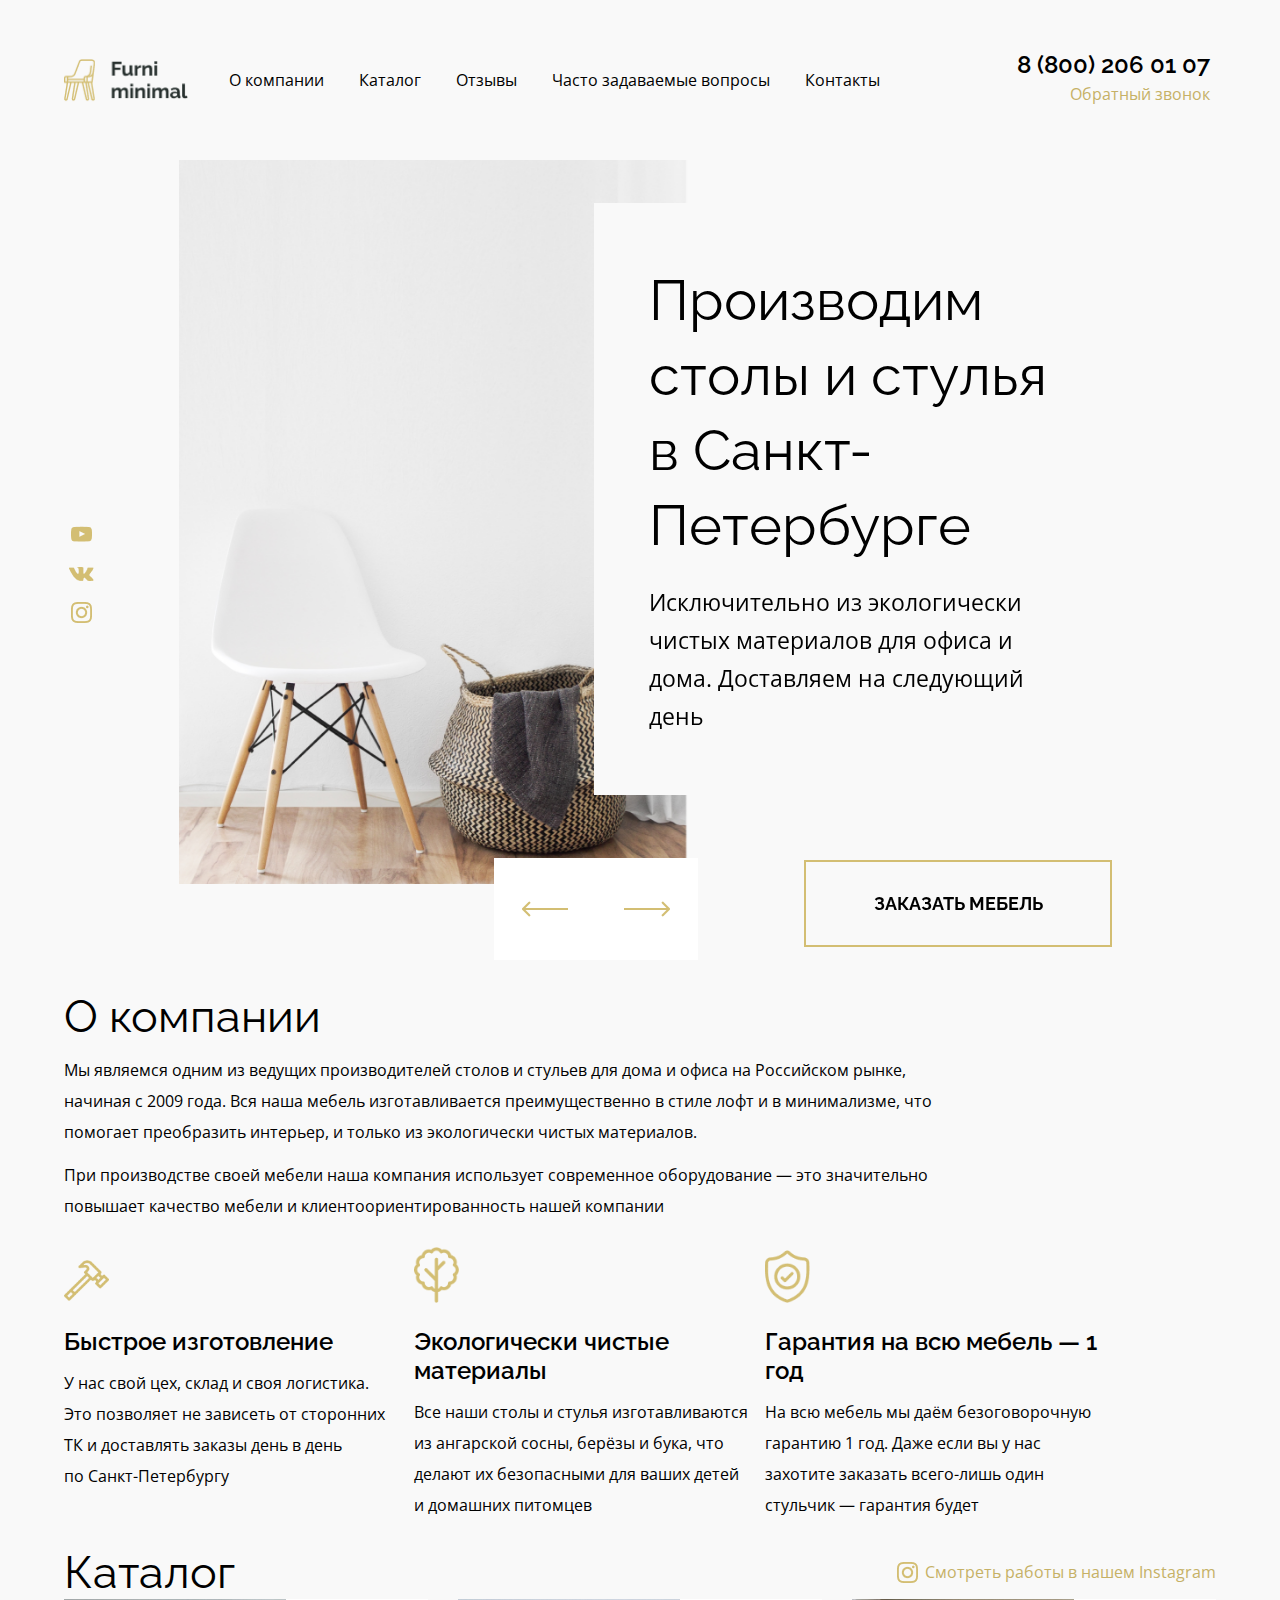
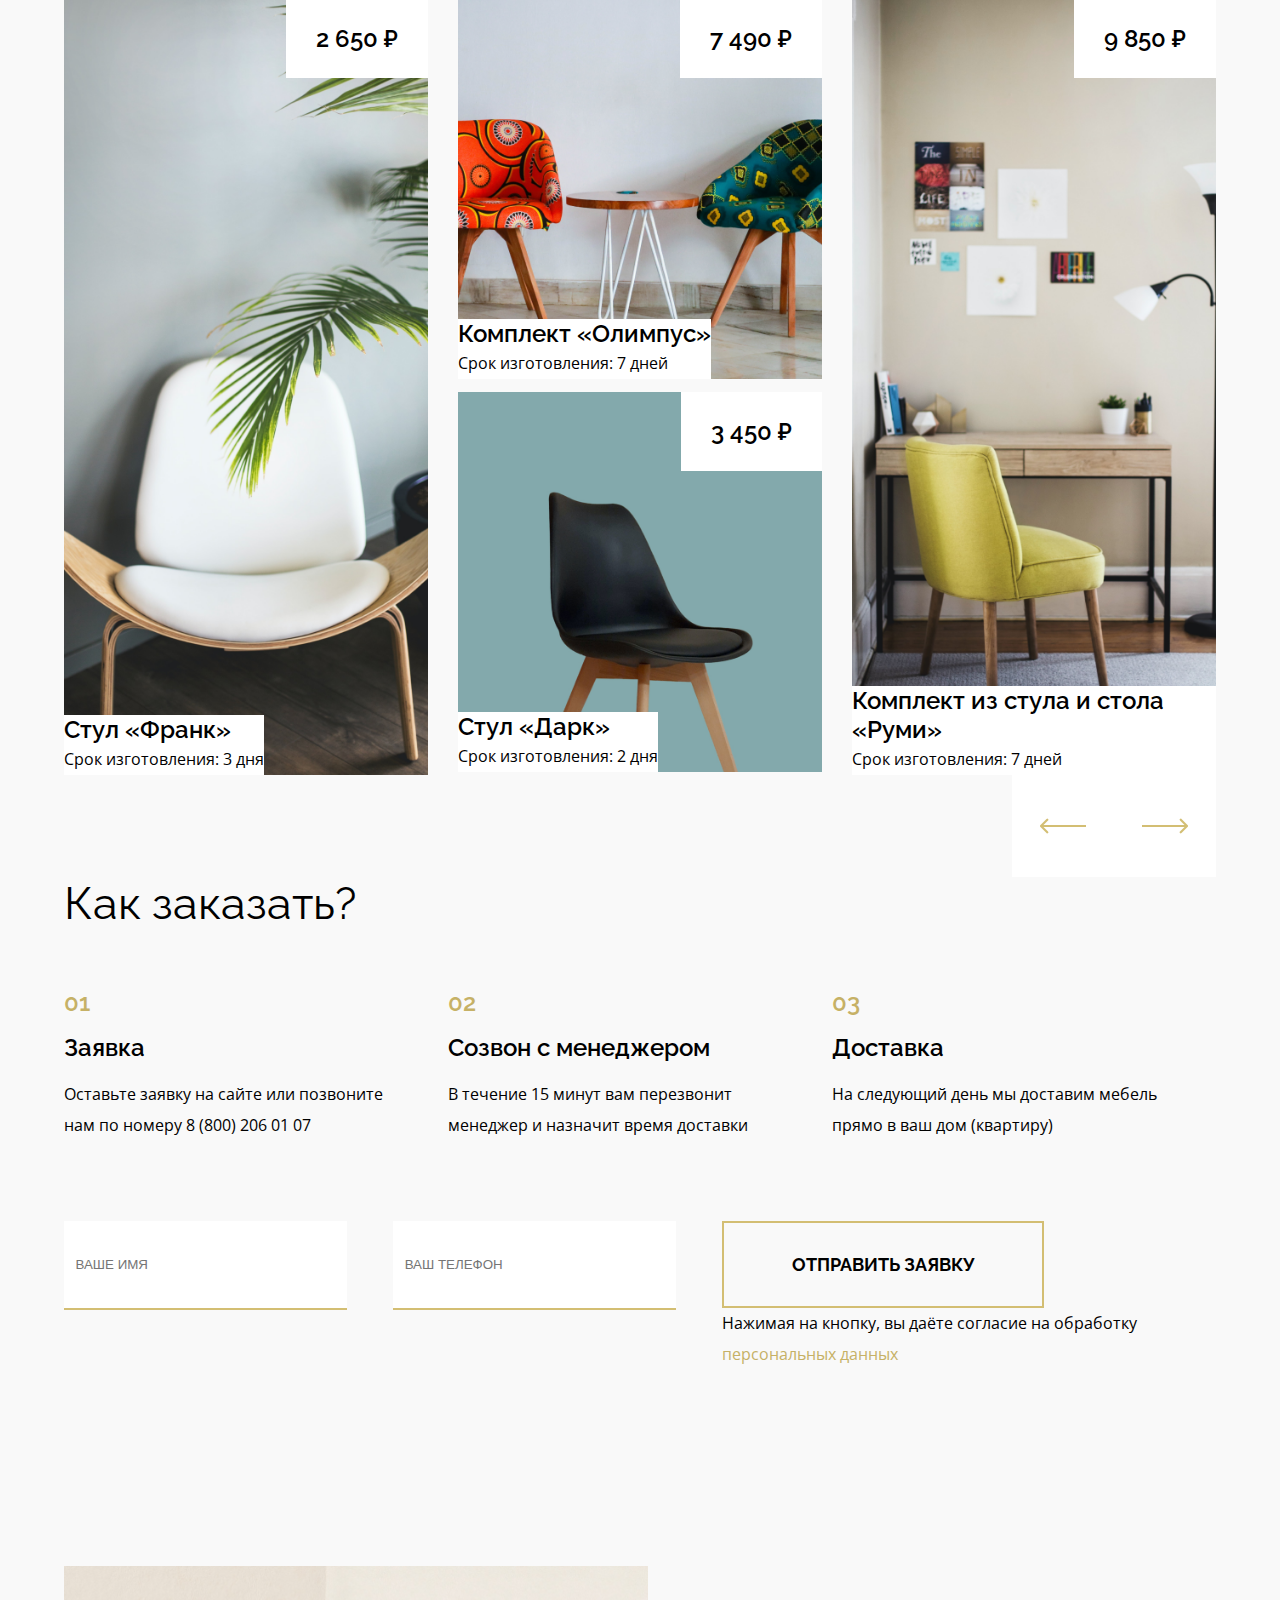
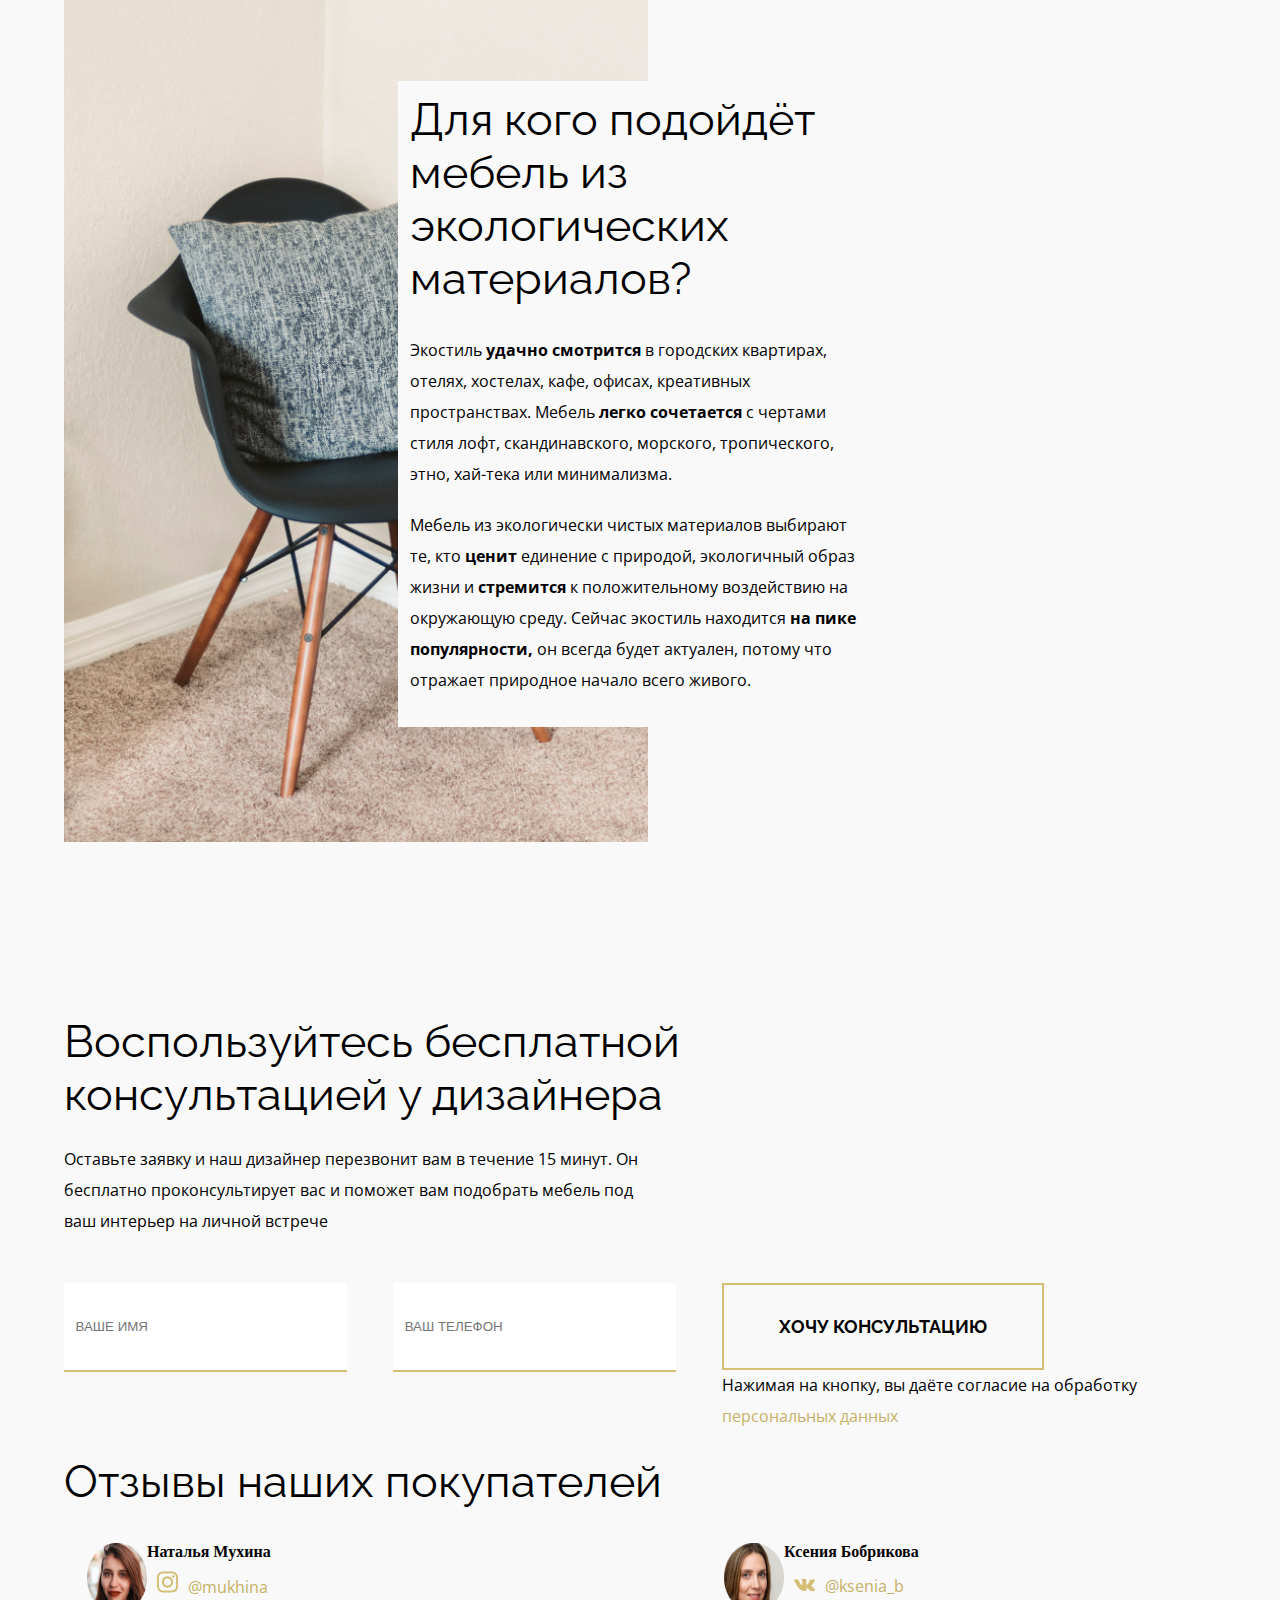
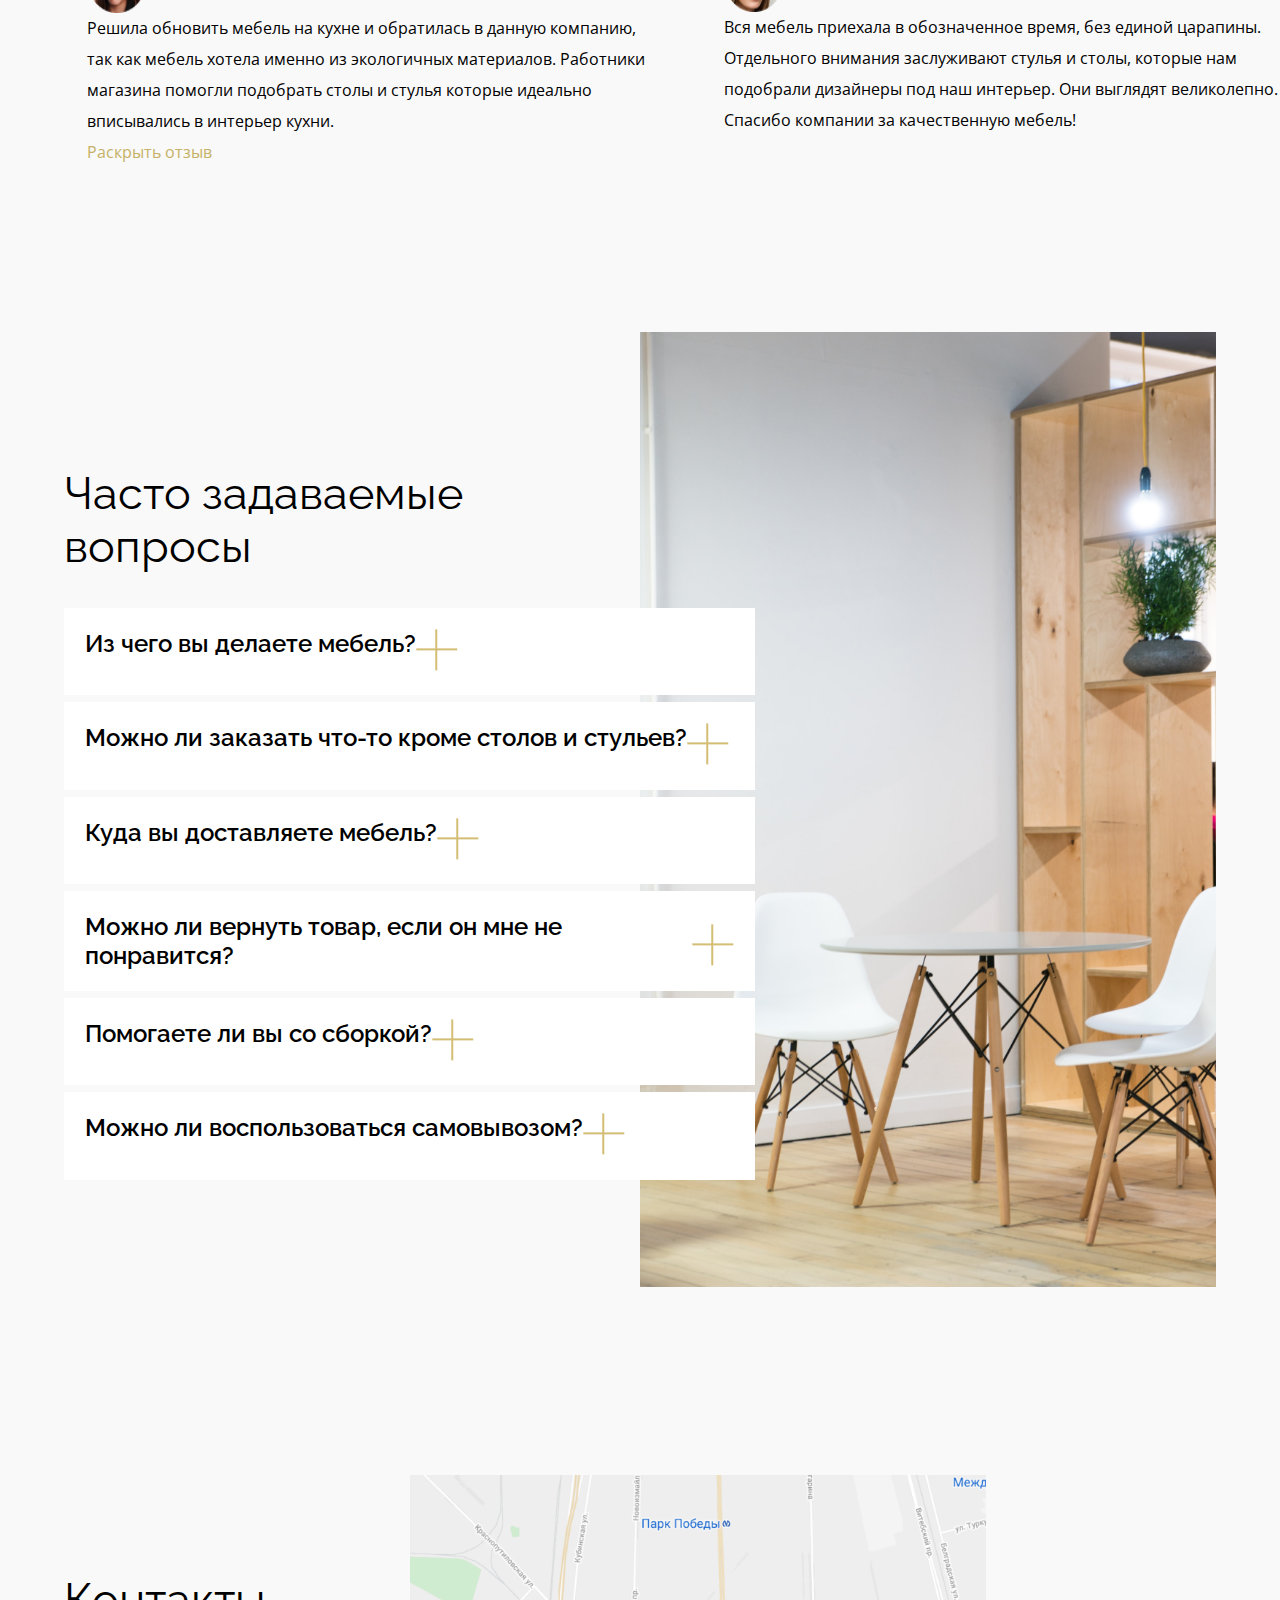
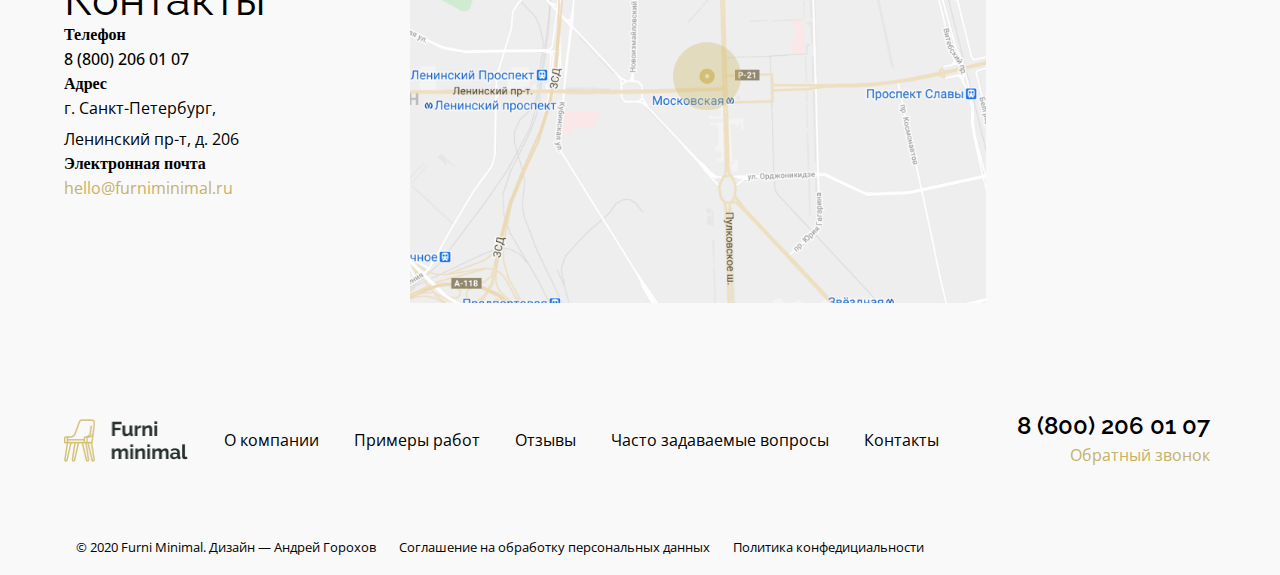
<file: mobileFirst.html>
<!DOCTYPE html>
<html lang="ru">
    <head>
        <meta charset="UTF-8">
        <meta http-equiv="X-UA-Compatible" content="IE=edge">
        <meta author="VikkiRed">
        <meta name="viewport" content="width=device-width, initial-scale=1.0">
        <title>Furni minimal</title>
        <link rel="preconnect" href="https://fonts.googleapis.com">
        <link rel="preconnect" href="https://fonts.gstatic.com" crossorigin>
        <link href="https://fonts.googleapis.com/css2?family=Open+Sans&family=Raleway:wght@400;500;600;700&display=swap" rel="stylesheet">
        <link rel="stylesheet" href="./styleMobile.css">
        <link rel="stylesheet" href="https://cdn.jsdelivr.net/npm/swiper@8/swiper-bundle.min.css"/>
    </head>

    <body>
        <div class="wrapper">
            <header>
                <div class="header__container">
                    <div class="header__logo" >
                        <img class="header__logo__icon" src="img/logo.png" alt="logo">
                    </div>

                    <nav>
                        <div class="header__menu__hamburger">
                            <span></span>
                        </div> 
                        <div class="nav__menu__container">
                            <ul class="nav__menu__list">
                                <li><a class="menu__link" href="#about">О компании</a></li>
                                <li><a class="menu__link" href="#catalog">Каталог</a></li>
                                <li><a class="menu__link" href="#feedback">Отзывы</a></li>
                                <li><a class="menu__link" href="#FAQ">Часто задаваемые вопросы</a></li>
                                <li><a class="menu__link" href="#contacts">Контакты</a></li>
                            </ul>
                        </div>
                    </nav>  
                   
                    <div class="header__callback__container">
                        <ul>
                            <li><div class="callback__number"><h3>8 (800) 206 01 07</h3></div></li>
                            <li><div class="callback__text"><span><p>Обратный звонок</p></span></div></li>
                        </ul> 
                    </div>    
                
                </div> 
            </header>

            <section>
                <div class="wrapper__header">
                   
                    <aside>
                        <div class="social__container">
                            <ul class="social__menu">
                                <li class="social__menu__icon"><img src="img/youtube.png"></li>
                                <li class="social__menu__icon"><img src="img/vk.png"></li>
                                <li class="social__menu__icon"><img src="img/instagram.png"></li>  
                            </ul>
                        </div>
                    </aside>

                   <div class="header__description__container">
                    
                    <div class="swiper1">
                    
                        <div class="swiper-wrapper">
                            
                            <div class="swiper-slide"><img class="header__description__slide swiper-slide" src="img/Rectangle 1.png" alt=""></div>
                            <div class="swiper-slide"><img class="header__description__slide swiper-slide" src="img/Rectangle 1.png" alt=""></div>
                        </div>
                        
                            <div class="header__button__block">
                                <img class="swiper-button-prev1" src="img/prev.png" alt="">
                                <img class="swiper-button-next1" src="img/next.png" alt="">
                            </div>       
                       
                     </div>

                        <article class="header__description">
                            <div>
                                <h1 class="description__title">
                                    Производим <br/> столы и стулья <br/>в Санкт-Петербурге</h1>
                                <p class="description__text">
                                    Исключительно из экологически чистых материалов 
                                    для офиса и дома. Доставляем на следующий день
                                </p>
                            </div>

                            <button class="header__button__order">ЗАКАЗАТЬ</button>
                            
                            <button class="header__button__orderfurni">ЗАКАЗАТЬ МЕБЕЛЬ</button>
                        
                        </article>   

                    </div>        
            </section>

            <main>

                <section id="about">

                    <article class="about__container">
                        <div class="about__header">
                            <h2>О компании</h2>
                            <p> 
                                Мы являемся одним из ведущих производителей столов и стульев
                                для дома и офиса на Российском рынке, начиная с 2009 года. 
                                Вся наша мебель изготавливается преимущественно в стиле лофт и в минимализме, 
                                что помогает преобразить интерьер, и только из экологически чистых материалов.
                            </p> 
                            <p> 
                                 При производстве своей мебели наша компания использует современное оборудование — 
                                 это значительно повышает качество мебели и клиентоориентированность нашей компании
                            </p>
                        </div>
                    </article>

                    <div class="about__body">

                        <article class="about__body__block">
                            <img class="body__block__icon" src="img/hammer.png" alt="hummer">
                                <div class="body__block__content">
                                    <h3>Быстрое изготовление</h3> 
                                    <p> 
                                        У нас свой цех, склад и своя логистика. Это позволяет не зависеть 
                                        от сторонних ТК и доставлять заказы день в день по Санкт-Петербургу
                                    </p>
                                </div>
                        </article>

                        <article class="about__body__block"> 
                                <img class="body__block__icon"  src="img/forest.png" alt="forest">
                                    <div class="body__block__content">
                                        <h3>Экологически чистые материалы</h3> 
                                        <p>
                                            Все наши столы и стулья изготавливаются из ангарской сосны, 
                                            берёзы и бука, что делают их безопасными для ваших детей и домашних питомцев
                                        </p>
                                    </div>
                        </article>

                        <article class="about__body__block"> 
                                <img class="body__block__icon"  src="img/shield.png" alt="shield">
                                    <div class="body__block__content">
                                        <h3>Гарантия на всю мебель — 1 год</h3> 
                                        <p>
                                            На всю мебель мы даём безоговорочную гарантию 1 год. Даже если 
                                            вы у нас захотите заказать всего-лишь один стульчик — гарантия будет
                                        </p>
                                    </div>
                        </article>

                    </div>
                    
                </section>

                <section>
                    <div id="catalog">
                        <h2>Каталог</h2>
                        <p class="catalog__title">
                            <img src="img/instagram.png">Смотреть работы в нашем Instagram
                        </p> 
                    </div>

                    <div class="catalog__container swiper2">
                        <div class="swiper-wrapper boxes">

                            <div class="swiper-slide box1">
                                <div class="catalog__img__container">
                                    <img class="catalog__img"  src="img/1.png">
                                    <div class="catalog__price"><h3>2 650 ₽</h3></div>
                                    <div class="catalog__description">
                                        <h3>Стул «Франк»</h3> 
                                        <p>Срок изготовления: 3 дня</p>
                                    </div>
                                </div>
                            </div>

                            <div class="swiper-slide box2">
                                <div class="catalog__img__container">
                                    <img class="catalog__img"  src="img/2.png">
                                    <div class="catalog__price"><h3>7 490 ₽</h3></div>
                                    <div class="catalog__description">
                                        <h3>Комплект «Олимпус»</h3>
                                        <p>Срок изготовления: 7 дней</p> 
                                    </div>
                                </div>
                            </div>

                            <div class="swiper-slide box4">
                                <div class="catalog__img__container">
                                    <img class="catalog__img"  src="img/4.png">
                                    <div class="catalog__price"><h3>3 450 ₽</h3></div>
                                    <div class="catalog__description">
                                        <h3>Стул «Дарк»</h3>
                                        <p>Срок изготовления: 2 дня</p>
                                    </div>
                                </div>
                            </div>   
                        
                            <div class="swiper-slide box3">
                                <div class="catalog__img__container">
                                    <img class="catalog__img" src="img/3.png">
                                    <div class="catalog__price"><h3>9 850 ₽</h3></div>
                                    <div class="catalog__description">
                                        <h3>Комплект из стула и стола «Руми»</h3>
                                        <p>Срок изготовления: 7 дней</p>
                                    </div>
                                </div>
                            </div>

                        </div>

                        <div class="navigation__catalog">
                            <img class="swiper-button-prev2" src="img/prev.png" alt="">
                            <img class="swiper-button-next2" src="img/next.png" alt="">
                        </div>
                    </div>
                </section>

                <section>
                    <article>
                        <div class="order__container">
                            <div class="order__container__title">
                                <h2>Как заказать?</h2>
                            </div>
                            
                            <div class="order__blocks__wrapper">
                                <div class="order__block">
                                    <h3><span class="order__block__span">01</span></h3> 
                                    <h3>Заявка</h3> 
                                    <p>Оставьте заявку на сайте или позвоните нам по номеру 8 (800) 206 01 07</p>
                                </div>
                            
                                <div class="order__block">
                                    <h3><span class="order__block__span">02</span></h3> 
                                    <h3>Созвон с менеджером</h3>
                                    <p>В течение 15 минут вам перезвонит менеджер и назначит время доставки</p>
                                </div>

                                <div class="order__block">
                                    <h3><span class="order__block__span">03</span></h3>
                                    <h3>Доставка</h3>
                                    <p>На следующий день мы доставим мебель прямо в ваш дом (квартиру)</p>
                                </div>
                            </div>

                            <form action="#" method="post" enctype="multipart/form-data"> 
                                <div class="order__input__wrapper">
                                    <input class="input-userName" type="text" placeholder="ВАШЕ ИМЯ" />
                                    <input class="input-phone" type="text" placeholder="ВАШ ТЕЛЕФОН" />
                                    <div class="order__button__container">
                                        <button type="submit" class="order__button">Отправить заявку</button> 
                                        <div class="agree">
                                            <p>Нажимая на кнопку, вы даёте согласие на обработку</p>
                                            <p class="personalInfo">персональных данных</p>
                                        </div>
                                    </div> 
                                </div>
                            </form>
                            
                        </div>
                    </article>
                </section>
             
                <section>
                    <article>
                        <div class="whywe__container">
                            <div class="whywe__description">
                                <h2>Для кого подойдёт мебель из экологических материалов?</h2>
                                <p>Экостиль <strong>удачно смотрится</strong> в городских квартирах, отелях, хостелах, кафе, офисах, креативных пространствах. Мебель <strong>легко сочетается</strong> с чертами стиля лофт, скандинавского, морского, тропического, этно, хай-тека или минимализма.</p>
                                <img class="whywe__icon" src="img/pic.png" alt="">
                                <p>Мебель из экологически чистых материалов выбирают те, кто <strong>ценит</strong> единение с природой, экологичный образ жизни и <strong>стремится</strong> к положительному воздействию на окружающую среду. Сейчас экостиль находится <strong>на пике популярности,</strong> он всегда будет актуален, потому что отражает природное начало всего живого.</p>
                            </div>
                        </div>
                    </article>
                
                
                    <article>
                        <div class="consultation__container">
                            <div class="consultation__title">
                                <h2>Воспользуйтесь бесплатной 
                                    консультацией у дизайнера</h2>
                                <p>Оставьте заявку и наш дизайнер перезвонит вам в течение 15 минут. Он бесплатно проконсультирует вас и поможет вам подобрать мебель под ваш интерьер на личной встрече</p>
                            </div>
                                    <form action="#" method="post" enctype="multipart/form-data"> 
                                        <div class="order__input__wrapper">
                                            <input class="input-userName" type="text" placeholder="ВАШЕ ИМЯ" />
                                            <input class="input-phone" type="text" placeholder="ВАШ ТЕЛЕФОН" />
                                            <div class="order__button__container">
                                                <button type="submit" class="order__button">Хочу консультацию</button> 
                                                <div class="agree">
                                                    <p>Нажимая на кнопку, вы даёте согласие на обработку</p>
                                                    <p class="personalInfo">персональных данных</p>
                                                </div>
                                            </div> 
                                        </div>
                                    </form>
                        </div>
                    </article>
           </section>

             <section id="feedback">    

                    <h2>Отзывы наших покупателей</h2>
                        <div class="rewiew__container swiper3">
                            <div class="swiper-wrapper">
                                <article class="rewiewer swiper-slide">
                                        <div class="rewiewer__header">
                                            <img src="img/avatar.png" alt="">
                                            <div class="rewiewer__header__wrapper">
                                                <h4>Наталья Мухина</h4>
                                                <p><span class="rewiewer1__link">@mukhina</span></p> 
                                            </div>
                                        </div>
                                        <div class="rewiewer__body">
                                            <p>
                                                Решила обновить мебель на кухне и обратилась в данную компанию, 
                                                так как мебель хотела именно из экологичных материалов. 
                                                Работники магазина помогли подобрать столы и стулья 
                                                которые идеально вписывались в интерьер кухни.
                                            </p>
                                            <p> 
                                                <span class="rewiewer__link">Раскрыть отзыв</span>
                                            </p>
                                        </div>
                                </article>

                                <article class="rewiewer swiper-slide">
                                        <div class="rewiewer__header">
                                            <img src="img/avatar-2.png" alt="">
                                            <div class="rewiewer__header__wrapper">
                                                <h4>Ксения Бобрикова</h4>
                                                <p>
                                                    <span class="rewiewer2__link">@ksenia_b</span>
                                                </p>
                                            </div> 
                                        </div>
                                        <div class="rewiewer__body">
                                            <p>
                                                Вся мебель приехала в обозначенное время, 
                                                без единой царапины. Отдельного внимания заслуживают стулья
                                                и столы, которые нам подобрали дизайнеры под наш интерьер. 
                                                Они выглядят великолепно. Спасибо компании за качественную 
                                                мебель!
                                            </p>
                                        </div>
                                </article>
                            </div>
                            <div>
                                <div class="swiper-pagination"></div>

                                <div class="swiper-button-prev"></div>
                                <div class="swiper-button-next"></div>
                            </div>
                        </div>
            </section>


    <section id="FAQ">
        
        <div class="FAQ__container">
            <div class="FAQ__spoilers__wrapper">
                <h2>Часто задаваемые вопросы</h2>
                <details>
                    <summary class="spoiler__header">
                        <h3>Из чего вы делаете мебель?</h3>
                    </summary>
                
                        <p class="spoiler__body">Наша мебель изготавливается только из 
                            экологически чистых материалов:
                            ангарская сосна, берёза, бук.
                            Не содержит ДСП и прессованные 
                            плиты с токсичным клеем, поэтому все наши 
                            столы и стулья безопасны для детей и домашних питомцев.
                        </p>
                    
                </details>
            
                <details>
                    <summary>
                        <h3>Можно ли заказать что-то кроме столов и стульев?</h3>
                    </summary>
                    
                        <p class="spoiler__body">Пока нет ответа</p>
                    
                </details>
                
                <details>
                    <summary>
                        <h3>Куда вы доставляете мебель?</h3>
                    </summary>
                    
                        <p class="spoiler__body">Пока нет ответа</p>
                    
                </details>
            
                <details>
                    <summary>
                        <h3>Можно ли вернуть товар, если он мне не понравится?</h3>
                    </summary>
                    
                        <p class="spoiler__body">Пока нет ответа</p>
                    
                </details> 
                    
                <details>
                    <summary>
                        <h3>Помогаете ли вы со сборкой?</h3>
                    </summary>
                
                        <p class="spoiler__body">Пока нет ответа</p>
                    
                </details>
            
                <details>
                    <summary>
                        <h3>Можно ли воспользоваться самовывозом?</h3>
                    </summary>
                    
                        <p class="spoiler__body">Пока нет ответа</p>
                    
                </details>
            </div>

        </div>
    </section>

    <section id="contacts">
        <div class="contacts__wrapper">
            <div class="contacts__description">
                <h2>Контакты</h2>
                <h4>Телефон</h4> 
                <p class="callback__number">8 (800) 206 01 07</p> 
                <h4>Адрес</h4> 
                <p>г. Санкт-Петербург,</p>
                <p> Ленинский пр-т, д. 206</p>   
                <h4>Электронная почта</h4>
                <p class="email">hello@furniminimal.ru</p> 
            </div>
            
            <img class="contacts__map" src="img/map.png" alt="">
        </div>
    
                
             
    </section>          
            
            
                <footer>
                    
                    <div class="footer__container">
                        <div class="header__logo" >
                            <img class="header__logo__icon" src="img/logo.png" alt="logo">
                        </div>
    
                        <nav>
                            <div class="footer__nav__menu__container">
                                <ul class="footer__nav__menu__list">
                                    <li><a class="menu__link" href="#about">О компании</a></li>
                                    <li><a class="menu__link" href="#catalog">Примеры работ</a></li>
                                    <li><a class="menu__link" href="#feedback">Отзывы</a></li>
                                    <li><a class="menu__link" href="#FAQ">Часто задаваемые вопросы</a></li>
                                    <li><a class="menu__link" href="#contacts">Контакты</a></li>
                                </ul>
                            </div>
                        </nav>  
                       
                        <div class="footer__callback__container">
                            <ul>
                                <li><div class="callback__number"><h3>8 (800) 206 01 07</h3></div></li>
                                <li><div class="callback__text"><span><p>Обратный звонок</p></span></div></li>
                            </ul> 
                        </div>    
                    
                    </div> 
                    
                    <div class="copyright__wrapper">
                        <p>© 2020 Furni Minimal. Дизайн — Андрей Горохов</p>
                        <p>Соглашение на обработку персональных данных</p>
                        <p>Политика конфедициальности</p>   
                    </div>
                </footer>
            
            </main>
        </div> 
        
        <script src="https://cdn.jsdelivr.net/npm/swiper@8/swiper-bundle.min.js"></script>
        <script src="./indexMobile.js"></script>
    </body>

    
</html>
</file>
<file: styleMobile.css>
* {
    margin: 0px;
    padding: 0px;
    text-decoration: none;
}

a, a:visited {
    text-decoration: none;
    color:black;
}
a:hover{
    text-decoration: none;
    color:#C6B166;
    transition-property: color;
    transition-duration: .3s;
}

ul {
    list-style: none;
}

h1, h2 {
    font-family: 'Raleway';
    font-weight: 400;
}
h1 {
    font-size: 30px;
    line-height: 44px;
}

h2 { 
    font-family: 'Raleway';
    font-size: 25px;
}

h3 {
    font-family: 'Raleway';
    font-weight: 600;
    font-size: 17px;
}

p, a {
    font-family: 'Open Sans';
    font-weight: 400;
    font-size: 13px;
    line-height: 23px;
}

button {
    background: none;
    border: 2px solid #D3BE73;
    cursor: pointer;
    font-family:'Raleway';
    font-weight: 700;
    font-size: 14px;
    text-transform: uppercase;
}

button:hover {
   background-color: #C6B166;
}

.wrapper {
    min-height: 100%;
    overflow: hidden;
    padding: 0% 5%;
    background: #F9F9F9;
}

.personalInfo,
.rewiewer__link,
.rewiewer1__link,
.rewiewer2__link,
.email {
    color:#C6B166;
}

.personalInfo:hover,
.rewiewer__link:hover,
.rewiewer1__link:hover,
.rewiewer2__link:hover,
.email:hover  {
    text-decoration: underline 0.15em #C6B166;
    transition: text-decoration-color 0.3s;
}

.callback__text > span {
    color:#C6B166;
}

.callback__text > span:hover {
    text-decoration: underline 0.15em #C6B166;
    transition: text-decoration-color 0.3s;
    }


.callback__number:hover {
    color:#C6B166;
    transition-property: color;
    transition-duration: .3s;
    }

/*-----------ABOUT BLOCK---------*/

#about {
    display: flex;
    justify-content: flex-start;
    flex-wrap: wrap;
}
.about__container {
    display: flex;
    flex-direction: column;
    flex-wrap: wrap;
    width: 100%;
}
.about__header {
    display: block;
    max-width: 900px;
}

.about__header > p {
    padding-top: 12px;
}

.about__body {
    display: flex;
    flex-direction: row;
    flex-wrap: wrap;
    justify-content: space-between;
    align-items: baseline;
    width: 90%;
}

.about__body__block {
    display: block;
    margin: 25px 0px;
    width: 336px;
}

.body__block__icon {
    width: 45px;
}

.body__block__content {
    display: flex;
    flex-direction: column;
    justify-content: center;
    height: 100%;
}

.body__block__content > h3 {
    margin: 20px 0px 12px;
}

/*----CATALOG-------*/

.swiper2 {
    width: 100%;
    height: 100%;
    overflow: hidden;
  }
  
.navigation__catalog {
    align-self: flex-end;
  }

#catalog {
    display: flex;
    flex-direction: row;
    justify-content: space-between;
}

.catalog__title {
    display: flex;
    align-items: center;
    color:#C6B166;
}

.catalog__title:hover {
    text-decoration: underline 0.15em #C6B166;
    transition: text-decoration-color 0.3s;
}

.catalog__container {
    display: flex;
    flex-direction: column;
    justify-content: center;
    align-items: center;
}

.catalog__img__container {
    display:flex;
    position:relative;
    width:100%;
}

.catalog__img {
    width: 100%;
    height: auto;
    position:relative;
}

.catalog__price {
    display:flex;
    justify-content:flex-end;
    background: white;
    position:absolute;
    right: 0;
    top: 0;
    font-weight: 500;
    padding: 25px 30px;
}

.catalog__description {
    background: white;
    position:absolute;
    left: 0;
    bottom: 0;
}

/*----------ORDER BLOCK---------*/

    .order__blocks__wrapper {
        display:flex;
    }

    .order__block { 
        display: flex;
        flex-direction: column;
        width: 30%;
        margin: 5% 5% 5% 0%;
    }

    .order__block__span {
        color: #C6B166;
    }

    .order__block > h3 {
        margin-bottom: 5%;
    }
    .order__input__wrapper {
        display:flex;
        flex-direction: row;
    }

    .input-userName, .input-phone {
        align-self: flex-start;
        margin: 2% 4% 2% 0%;
        padding: 0% 1%;
        border: none;
        border-bottom: 2px solid #D3BE73;
        min-width: 260px;
        height: 87px;
    }

    .order__button__container {
        display: flex;
        flex-direction: column;
        align-items: flex-start;
        margin: 2% 2% 2% 0%;
    }

    .order__button {
        width: 322px;
        height: 87px;
    }
    .whywe__container {
        margin: 10% 0;
    }
    
/*---------SPOILER---------*/

    .FAQ__container {
        display:flex;
        align-items: center; 
    }

    .FAQ__spoilers__wrapper {
        display:flex;
        flex-direction: column;
        justify-content: center;
        width: 70%;
    }

    .FAQ__spoilers__image {
        position: relative;
        left: 60%;
        top: 0;
    }

    details {
        display:flex;
        background: #FFFFFF;
        list-style-type: none; 
        justify-content:space-between;
        max-width: 1042px;
        margin-bottom: 7px;
        z-index: 10;
    }

    summary{
        display: flex;
        justify-content: space-between;
        padding:3%;
        list-style-type: none; 
    }

    summary:after {
        content: url('img/cross2.png');
        align-self:flex-end;
    }
    
    details[open] summary:after {
        content: url('img/cross.png');
    }

    .spoiler__body {
        padding: 3%;
    }

    .agree > span {
        color: #C6B166;
    }
    
    .FAQ__spoilers__wrapper >h2 {
        margin: 5% 0%;
        max-width: 80%;
    }

/*---------------CONTACTS----------*/
.contacts__wrapper {
    display: flex;
    width:100%;
    margin: 5% 0%;
}

.contacts__description {
    justify-self: flex-start;
    align-self: center;
    width: 30%;
}

.contacts__map {
    justify-self: center;
    width: 50%;
}



@media screen and (max-width: 1224px) {
    body._lock {
        overflow: hidden;
    }

/*-----------HEADER NAV MOBILE---------*/

    .header__container {
        display: flex;
        justify-content: space-between;
        align-items: center;
        max-width: 100%;
        height: 80px;
    }

    .header__logo__icon {
        display: block;
        max-width: 82px;
    }

    .header__menu__hamburger {
        display: flex;
        flex-direction: column;
        justify-content: space-between;
        width: 30px;
        height: 20px;
        position: relative;
        top:0;
        right:0;
        cursor: pointer;
    }

    .header__menu__hamburger span,
    .header__menu__hamburger::before,
    .header__menu__hamburger::after {
        left:0;
        position: absolute;
        height: 10%;
        width:100%;
        transition: all 0.3s ease 0s;
        background-color: #D3BE73;
    }

    .header__menu__hamburger::before,
    .header__menu__hamburger::after {
        content: '';
    }
    .header__menu__hamburger::before {
        top: 0;
    }
    .header__menu__hamburger::after {
        bottom: 0;
    }
    .header__menu__hamburger span {
        top: 50%;
        transform: scale(1) translate(0px, -50%);
    }

    .header__menu__hamburger._active span {
        transform: scale(0) translate(0px, -50%);
    }

    .header__menu__hamburger._active::before {
        top:50%;
        transform: rotate(-45deg) translate(0px, -50%);
    }

    .header__menu__hamburger._active::after {
        bottom:50%;
        transform: rotate(45deg) translate(0px, 50%);
    }

    .nav__menu__container {
        display: flex;
        flex-direction: column;
        align-items: center;
        justify-content: center;
        position: fixed;
        top:80px;
        left: -100%;
        width: 100%;
        padding: 5% 0;
        background-color: rgba(245, 249, 245, 0.982);
        transition: left 0.3s ease 0s;
        z-index: 5;
    }

    .nav__menu__container._active {
        left: 0;
    }

    .nav__menu__list > li {
        display: flex;
        flex-direction: column;
        align-items: center;
        justify-content: center;
        transform: translate(0px, 10%);
        transition: all 0.3s ease 0s ;
        width: 100%;
        margin: 20% 0;
    }

    .menu__link {
        display: contents;
        font-size: 20px;
    }
    
    .header__callback__container {
        display: none;
    }

    .social__container {
        display: none;
    }

    .header__description {
        margin-top: 5%;
    }

    .description__text {
        font-size: 15px;
        line-height: 26px;
        margin-top: 12px;
    }

    .header__button__order {
        width:188px;
        height: 60px;
        margin-top: 25px;
        margin-bottom: 45px;
    }

    .header__button__orderfurni {
        display: none;
    }

    .swiper1 {
        display: none;
    }

 /*-----ORDER BLOCK MOBILE----------*/

    .order__blocks__wrapper {
        display:flex;
        flex-direction: column;
        width: 100%;
    }

    .order__input__wrapper {
        display:flex;
        flex-direction: column;
        width: 100%;
    }

    .order__block {
        min-width: 290px;
    }

    .order__button__container {
        display: flex;
        flex-direction: column;
        align-items: flex-start;
    }

    .order__button {
        max-width: 290px;
        max-height: 59px;
    }

/*-------WHYWE BLOCK MOBILE----------------*/

    .whywe__container {
        width: 100%;
        display: flex;
        flex-direction: column;
        margin-top: 5%;
    }
    .whywe__icon {
        width:100%;
        max-width: 575px;
    }
    .whywe__description > p {
        margin: 15px 0px;
        max-width: 575px;
    }

    .FAQ__spollers__image {
        display: none;
    }

    .agree {
        font-size: 10px;
        line-height: 16px;
    }

/*---------SPOILERS MOBILE----------------*/

    .FAQ__spoilers__wrapper {
        width: 100%;
        margin: 5% 0%;
    }

/*---------------CONTACTS MOBILE----------*/
    .contacts__wrapper {
        flex-direction: column;
    }

    .footer__container {
        display: flex;
        flex-direction: column;
    }


    .contacts__description {
        justify-self: flex-start;
        align-self: center;
        width: 100%;
    }

    .contacts__map {
        justify-self: center;
        width: 100%;
    }

/*-------FOOTER MOBILE-------*/

    .footer__container {
        display: flex;
        flex-direction: column;
        align-items: center;
        width:100%;
    }

    .footer__nav__menu__container {
        width: 100%;
    }

    .footer__nav__menu__list {
        display: flex;
        flex-direction: column;
        align-items: center;
        width: 100%;
        margin:10% 0%;
    }
    .footer__nav__menu__list>li {
        width: 100%;
        align-items: center;
        margin:3%;
    }
    
    .copyright__wrapper {
        display: flex;
        flex-direction: column;
        font-size: 10px;
        align-items: center;
        padding: 5%;
    }
    .copyright__wrapper > p {
        padding: 5%;
    }
}




@media screen and (min-width: 1225px) {

    h1 {
        font-size:56px;
        line-height: 75px;
    }
    
    h2{ 
        font-size:45px;
    }

    h3 {
        font-size:24px;
    }

    p, a {
        font-size:16px;
        line-height: 31px;
    }

    button {
        font-size:18px;
    }

    nav {
        width: 100%;
    }

/*-------HEADER NAV DESKTOP------------*/

    .header__container {
        display: flex;
        align-items: center;
        width: 100%;
        height: 160px;
    }

    .header__logo__icon {
        display: block;
        max-width: 124px;
    }

    .header__menu__hamburger {
        display: none;
    }

    .nav__container {
        display: flex;
        width: 100%;
    }

    .nav__menu__container {
        display: flex;
        align-items: center;
    }

    .nav__menu__list {
        display:flex;
        justify-content: flex-start;
        align-items: center;
        width: 100%;
        margin-left: 5%;
        opacity: 1;
        visibility: visible;
        transform: translate(0px, 0px);
    }

    .menu__link {
        margin-right: 35px;
    }
    
    .header__callback__container {
        display: flex;
        flex-direction: column;
        justify-content: flex-end;
        flex-wrap: nowrap;
        align-items: center;
        width: 25%;
    }

    .callback__number {
        font-weight: 500;
    }

    .callback__text > span{
        display: flex;
        justify-content: flex-end;
    }

    .wrapper__header {
        display: flex;
        width: 100%;
        align-items: center;
        }

    aside {
        width: 10%;
    }

    .social__container {
        display: flex;
        flex-direction: column;
        align-items: flex-start;
    }

    .header__description__container {
        display: flex;
        width: 90%;
    }

    .swiper1 {
        width: 100%;
        height: 100%;
        overflow: hidden;
      }

    .header__description__slide {
        min-height: 100%;
        width: auto;
        position: relative;
        align-self: center;
    }

    .header__button__block {
        position: relative;
        left: 0;
        bottom: 30px;
        z-index: 10;
        display: flex;
        justify-content: flex-end;
        align-items: flex-end;
    }

    .header__description {
        display: flex;
        flex-direction: column;
        justify-content: center;
        position: relative;
        top: 0;
        left: -10%;
        z-index: 11;
        align-self: center;
        max-width: 50%;
        min-width: 50%;
    }

    .header__description > div {
        padding: 60px 55px;
        background-color: #F9F9F9;
    }

    .description__text {
        font-size: 23px;
        line-height: 38px;
        padding-top: 20px;
    }

    .header__button__order {
        display: none;
    }

    .header__button__orderfurni {
        display: block;
        width:308px;
        height: 87px;
        align-self: flex-end;
        margin-top: 65px;
    }
   
    .boxes {
        display: grid !important;
        grid-template-columns: 1fr 1fr 1fr;
        grid-auto-rows: 1fr 1fr;
        grid-template-areas: 
        "b1 b2 b3"
        "b1 b4 b3"
        ;
        width: 100%;
        row-gap: 10px;
    }

    .navigation__catalog {
        display:flex;
        align-items: center;
        justify-content: center;
    }

    .box1 {
        grid-area: b1;
    }
    .box2 {
        grid-area: b2;
    }
    .box3 {
        grid-area: b3;
    }
    .box4 {
        grid-area: b4;
    }

/*------WHYWE BLOCK------------*/

    .whywe__container {
        width: 100%;
        display: flex;
        align-items: center;
        justify-content: center;
        margin: 15% 0%;
        background-image: url("img/pic.png");
        background-repeat: no-repeat;
        background-position: top left;
        background-size: contain;
    }

    .whywe__icon {
        display: none;
    }

    .whywe__description {
        display: flex;
        flex-direction: column;
        justify-content: center;
        background-color: #F9F9F9;
        width:40%;
        padding: 1%;
        margin: 10% 0%;
    }

    .whywe__description > h2 {
        margin-bottom: 30px;
    }

    .whywe__description > p {
        margin-bottom: 20px;
    }

    .consultation__title > h2{
        width: 60%;
        max-width: 900px;
    }

    .consultation__title > p{
        width: 50%;
        max-width: 850px;
        margin: 2% 0;
    }

    .agree {
        font-size: 13px;
        line-height: 21px;
    }

/*-----REWIEWER BLOCK DESKTOP--------*/

    .rewiew__container{
        display: flex;
        width: 100%;
    }

    .rewiewer {
        background-color: #F9F9F9;
        padding:2%;
        width: 50%;
        margin: 1% 2% 1% 0%;
    }
    .rewiewer__header {
        display: flex;
    }
  
    .rewiewer__header__wrapper {
       align-self: center;
    }
    .rewiewer1__link > p {
        align-self: center;
        justify-self: center;
    }
    
    .rewiewer1__link::before {
        content: url('img/instagramrew.png');
        display: inline-block;
        margin: 10px;
    }
    .rewiewer2__link::before {
        content: url('img/Vector.png');
        display: inline-block;
        margin: 10px;
    }
   
    /*------------SPOILERS DESKTOP-----------*/

    .FAQ__container{
        width: 100%;
        background-image: url("img/mark-west-Fg_4Wn1r0bU-unsplash\ 1.png");
        background-repeat: no-repeat;
        background-size: 50% auto;
        background-position: center right;
    }
    
    .FAQ__spoilers__wrapper {
        width: 60%;
        margin: 20% 0%;
    }

    /*-------FOOTER DESKTOP-------*/

    .footer__container {
        display: flex;
        align-items: center;
        width: 100%;
        height: 160px;
    }
    .footer__nav__menu__container {
        display: flex;
        align-items: center;
        justify-content: center;
    }

    .footer__nav__menu__list {
        display: flex;
        flex-direction: row;
        align-items: center;
        justify-content: flex-start;
    }
    
    .footer__callback__container {
        display: flex;
        flex-direction: column;
        justify-content: flex-end;
        flex-wrap: nowrap;
        align-items: center;
        width: 25%;
    }
    .copyright__wrapper {
        display: flex;
        flex-direction: row;
        
    }
    .copyright__wrapper > p {
        font-size: 13px;
        padding: 1%;
    }
}
</file>
